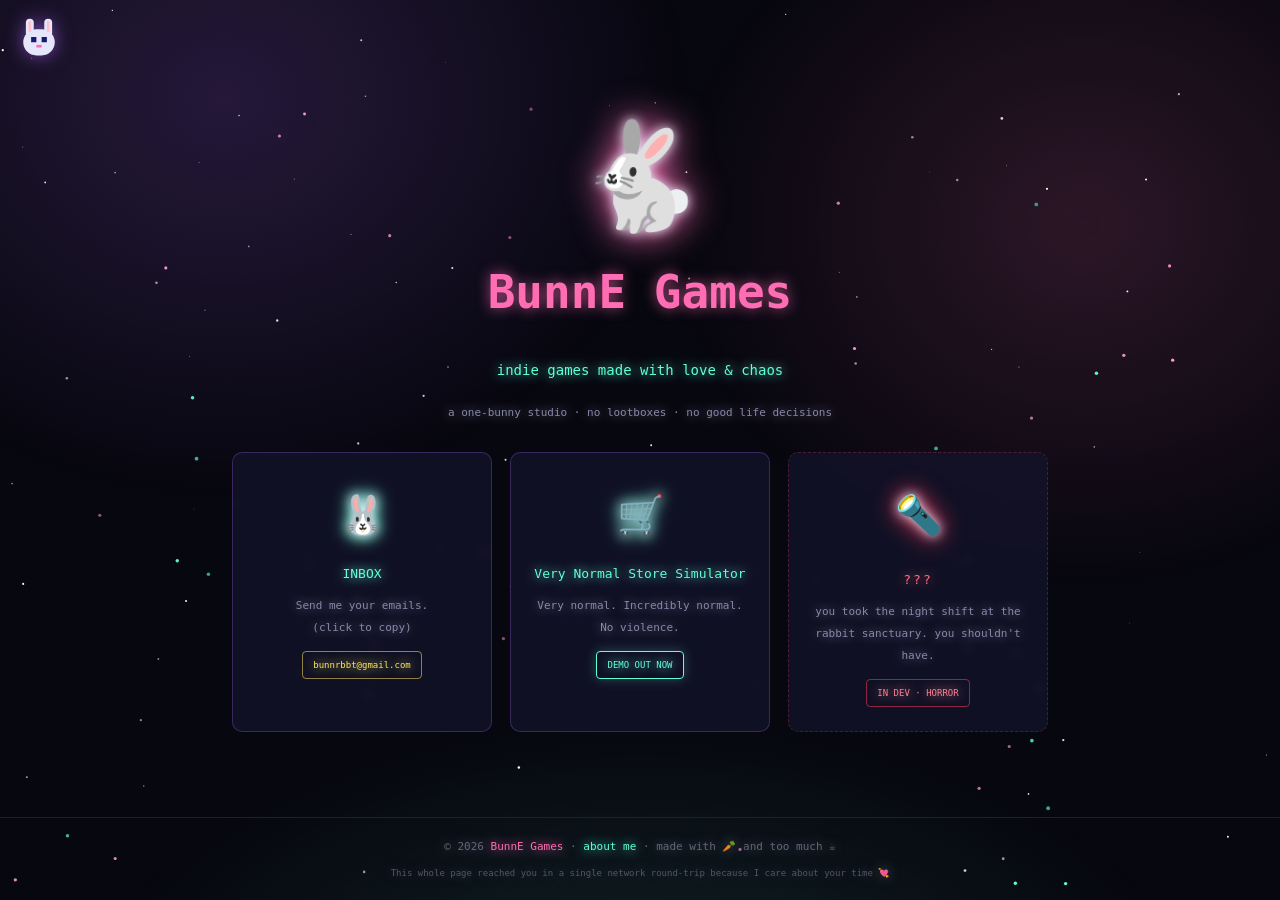
<file: index.html>
<!doctype html><html lang=en><meta charset=utf-8><meta name=viewport content="width=device-width,initial-scale=1"><title>BunnE Games</title><link rel=icon href="data:image/svg+xml,<svg xmlns='http://www.w3.org/2000/svg' viewBox='0 0 16 16'><g fill='lavender'><rect x='3' y='1' width='3' height='7' rx='1.5'/><rect x='10' y='1' width='3' height='7' rx='1.5'/><rect x='2' y='5' width='12' height='10' rx='5'/></g><g fill='pink'><rect x='4' y='2' width='1' height='4'/><rect x='11' y='2' width='1' height='4'/></g><g fill='midnightblue'><rect x='5' y='8' width='2' height='2'/><rect x='9' y='8' width='2' height='2'/></g><rect x='7' y='11' width='2' height='1' fill='hotpink'/></svg>"><style>
*{margin:0;padding:0;box-sizing:border-box}
:root{--p:#ff6eb4;--c:#5fffd7;--y:#ffe75f;--u:#b06aff}
body{font:14px/2 monospace;color:#e8e8f8;text-align:center;background:#07070f;overflow-x:hidden;
  min-height:100vh;display:flex;flex-direction:column;align-items:center;text-shadow:0 0 12px currentColor}
.neb{position:fixed;inset:-8%;z-index:-2;pointer-events:none;transition:transform .15s ease-out;
  background:
    radial-gradient(45% 55% at 22% 18%,#b06aff2e,#0000 70%),
    radial-gradient(40% 50% at 80% 30%,#ff6eb426,#0000 70%),
    radial-gradient(55% 45% at 50% 108%,#5fffd71f,#0000 70%)}
#sky{position:fixed;inset:0;z-index:-1;pointer-events:none}
.logo{position:fixed;top:16px;left:18px;z-index:9;line-height:0;filter:drop-shadow(0 0 9px #b06aff99);transition:transform .2s}
.logo:hover{transform:scale(1.1) rotate(-5deg)}
.logo svg{width:42px;height:42px;display:block}
main{flex:1;width:100%;display:flex;flex-direction:column;justify-content:center;align-items:center;gap:18px;max-width:860px;padding:64px 22px 26px}
.b{font-size:clamp(56px,11vw,104px);cursor:pointer;line-height:1;filter:drop-shadow(0 0 18px var(--p));animation:hop 1.6s ease-in-out infinite}
@keyframes hop{0%,100%{transform:translateY(0) rotate(-3deg)}50%{transform:translateY(-16px) rotate(3deg)}}
@keyframes spin{to{transform:rotate(360deg) scale(1.12)}}
.title{font-size:clamp(22px,6vw,46px);color:var(--p);
  background:linear-gradient(105deg,var(--p) 0 42%,#fff 50%,var(--p) 58% 100%);
  background-size:280% 100%;background-position:100% 0;
  -webkit-background-clip:text;background-clip:text;-webkit-text-fill-color:transparent;
  text-shadow:0 0 14px #ff6eb4aa;transition:transform .25s ease}
.title:hover{transform:scale(1.04);animation:shine .85s ease}
@keyframes shine{from{background-position:100% 0}to{background-position:-60% 0}}
.t{color:var(--c);font-size:clamp(10px,2.5vw,14px)}
.d{color:#8888aa;font-size:11px;max-width:540px;margin:0 auto}
.g{display:grid;grid-template-columns:repeat(auto-fit,minmax(210px,1fr));gap:18px;width:100%;margin-top:10px}
.card{position:relative;background:#13132acc;border:1px solid #b06aff44;border-radius:10px;padding:24px 18px;
  text-decoration:none;color:inherit;display:block;backdrop-filter:blur(4px);
  transition:transform .15s ease,box-shadow .3s,border-color .3s}
.card:hover{transform:translateY(-6px);border-color:var(--u);box-shadow:0 12px 34px #00000066,0 0 24px #b06aff44}
.i{font-size:38px;display:block;margin-bottom:6px;filter:drop-shadow(0 0 8px var(--c))}
.n{color:var(--c);margin:8px 0;font-size:13px}
.bg{display:inline-block;margin-top:12px;padding:4px 10px;font-size:9px;border:1px solid #ffe75f88;color:var(--y);border-radius:4px}
.bg.live{border-color:var(--c);color:var(--c);box-shadow:0 0 12px #5fffd744}
.mystery{display:flex;flex-direction:column;align-items:center;justify-content:center;border-style:dashed;border-color:#ff3b5c44;cursor:default}
.mystery:hover{transform:translateY(-6px);border-color:#ff3b5c;box-shadow:0 12px 34px #00000066,0 0 24px #ff3b5c33}
.mystery .i{filter:drop-shadow(0 0 12px #ff3b5c)}
.mystery:hover .i{animation:flick 4s infinite}
.mystery .n{color:#ff6b81;letter-spacing:2px}
.mystery .bg{border-color:#ff3b5c88;color:#ff8095}
@keyframes flick{0%,100%{opacity:1}48%{opacity:.45}50%{opacity:.9}52%{opacity:.35}54%{opacity:.85}}
footer{width:100%;text-align:center;padding:18px;font-size:11px;color:#667;border-top:1px solid #1e1e3a}
footer b{color:var(--p);font-weight:400}
footer a{color:var(--c);text-decoration:none}
#toast{position:fixed;left:50%;bottom:34px;transform:translate(-50%,18px);z-index:20;opacity:0;pointer-events:none;
  background:#13132a;border:1px solid var(--c);color:var(--c);padding:11px 20px;border-radius:6px;font-size:11px;
  box-shadow:0 0 22px #5fffd744;transition:.25s}
#toast.on{opacity:1;transform:translate(-50%,0)}
.spark{position:fixed;width:6px;height:6px;border-radius:50%;background:var(--c);box-shadow:0 0 8px var(--c);pointer-events:none;z-index:30;animation:spark .7s ease-out forwards}
@keyframes spark{to{transform:translate(var(--dx),var(--dy)) scale(0);opacity:0}}
@media(prefers-reduced-motion:reduce){*{animation:none!important}}
</style>
<body>
<canvas id=sky></canvas>
<div class=neb></div>
<a class=logo href="#" aria-label="BunnE Games — home"><svg viewBox="0 0 16 16"><g fill="lavender"><rect x="3" y="1" width="3" height="7" rx="1.5"/><rect x="10" y="1" width="3" height="7" rx="1.5"/><rect x="2" y="5" width="12" height="10" rx="5"/></g><g fill="pink"><rect x="4" y="2" width="1" height="4"/><rect x="11" y="2" width="1" height="4"/></g><g fill="midnightblue"><rect x="5" y="8" width="2" height="2"/><rect x="9" y="8" width="2" height="2"/></g><rect x="7" y="11" width="2" height="1" fill="hotpink"/></svg></a>

<main>
  <div class=b id=bun>🐇</div>
  <h1 class=title>BunnE Games</h1>
  <p class=t>indie games made with love &amp; chaos</p>
  <p class=d>a one-bunny studio · no lootboxes · no good life decisions</p>
  <div class=g>
    <a class=card id=inbox href="mailto:bunnrbbt@gmail.com">
      <div class=i>🐰</div><div class=n>INBOX</div>
      <div class=d>Send me your emails.<br>(click to copy)</div>
      <div class=bg>bunnrbbt@gmail.com</div>
    </a>
    <a class=card href="https://bunnrbbt.itch.io/very-normal-store-simulator-demo" target=_blank rel=noopener>
      <div class=i>🛒</div><div class=n>Very Normal Store Simulator</div>
      <div class=d>Very normal. Incredibly normal.<br>No violence.</div>
      <div class="bg live">DEMO OUT NOW</div>
    </a>
    <div class="card mystery">
      <div class=i>🔦</div><div class=n>???</div>
      <div class=d>you took the night shift at the<br>rabbit sanctuary. you shouldn't have.</div>
      <div class=bg>IN DEV · HORROR</div>
    </div>
  </div>
</main>

<footer><p>© 2026 <b>BunnE Games</b> · <a href=about.html>about me</a> · made with 🥕 and too much ☕</p><p style=margin-top:6px;font-size:9px;color:#556>This whole page reached you in a single network round-trip because I care about your time 💘 </p></footer>
<div id=toast>📋 email copied!</div>

<script>
const cv=document.getElementById('sky'),ctx=cv.getContext('2d'),neb=document.querySelector('.neb');
let W,H,stars;
function resize(){W=cv.width=innerWidth;H=cv.height=innerHeight;
  const n=Math.min(200,(W*H/9000)|0);
  stars=Array.from({length:n},()=>({x:Math.random()*W,y:Math.random()*H,z:Math.random(),p:Math.random()*6.28}));}
addEventListener('resize',resize);resize();
let t=0;(function loop(){t+=.016;ctx.clearRect(0,0,W,H);
  const mx=Math.sin(t*.05),my=Math.cos(t*.04);
  neb.style.transform='translate('+(mx*-18)+'px,'+(my*-18)+'px)';
  for(const s of stars){const tw=.35+.65*Math.abs(Math.sin(s.p+t*(.4+s.z)));
    const px=s.x+mx*42*s.z,py=s.y+my*42*s.z,r=s.z*1.6+.3;
    ctx.globalAlpha=tw;ctx.fillStyle=s.z>.86?'#5fffd7':(s.z>.7?'#ff9ed6':'#fff');
    ctx.beginPath();ctx.arc(px,py,r,0,6.29);ctx.fill();}
  requestAnimationFrame(loop);})();

const bun=document.getElementById('bun');
bun.addEventListener('click',()=>{bun.style.animation='none';bun.offsetHeight;bun.style.animation='spin .6s ease-in-out';});
bun.addEventListener('animationend',()=>{bun.style.animation='';});

const inbox=document.getElementById('inbox'),toast=document.getElementById('toast');let tt;
inbox.addEventListener('click',e=>{e.preventDefault();
  (navigator.clipboard?navigator.clipboard.writeText('bunnrbbt@gmail.com'):Promise.resolve()).finally(()=>{
    toast.classList.add('on');clearTimeout(tt);tt=setTimeout(()=>toast.classList.remove('on'),1800);});
  for(let k=0;k<16;k++){const d=document.createElement('div');d.className='spark';
    d.style.left=e.clientX+'px';d.style.top=e.clientY+'px';
    const a=Math.random()*6.28,v=28+Math.random()*46;
    d.style.setProperty('--dx',Math.cos(a)*v+'px');d.style.setProperty('--dy',Math.sin(a)*v+'px');
    if(k%2){d.style.background='#ff6eb4';d.style.boxShadow='0 0 8px #ff6eb4';}
    document.body.appendChild(d);setTimeout(()=>d.remove(),700);}});
</script>
</html>
</file>
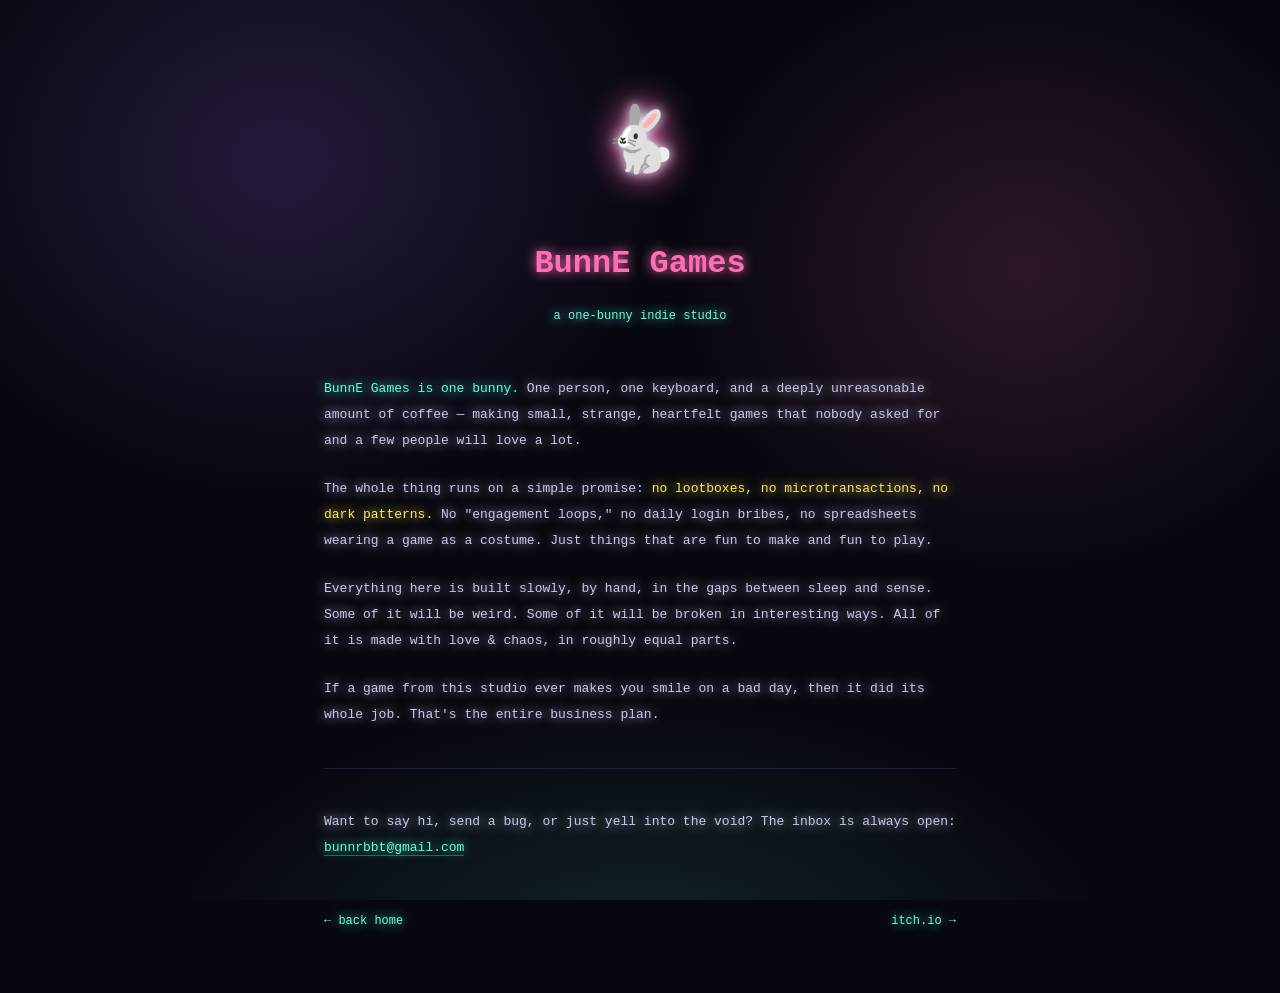
<file: about.html>
<!doctype html>
<html lang=en>
<head>
<meta charset=utf-8>
<meta name=viewport content="width=device-width,initial-scale=1">
<title>About · BunnE Games</title>
<link rel=icon href="data:image/svg+xml,<svg xmlns='http://www.w3.org/2000/svg' viewBox='0 0 16 16'><g fill='lavender'><rect x='3' y='1' width='3' height='7' rx='1.5'/><rect x='10' y='1' width='3' height='7' rx='1.5'/><rect x='2' y='5' width='12' height='10' rx='5'/></g><g fill='pink'><rect x='4' y='2' width='1' height='4'/><rect x='11' y='2' width='1' height='4'/></g><g fill='midnightblue'><rect x='5' y='8' width='2' height='2'/><rect x='9' y='8' width='2' height='2'/></g><rect x='7' y='11' width='2' height='1' fill='hotpink'/></svg>">
<style>
:root{--p:#ff6eb4;--c:#5fffd7;--y:#ffe75f}
*{margin:0;padding:0;box-sizing:border-box}
body{
  font:14px/2 monospace;color:#e8e8f8;min-height:100vh;
  background:
    radial-gradient(45% 55% at 22% 18%,#b06aff2e,#0000 70%),
    radial-gradient(40% 50% at 80% 30%,#ff6eb426,#0000 70%),
    radial-gradient(55% 45% at 50% 108%,#5fffd71f,#0000 70%),#07070f;
  background-attachment:fixed;
  text-shadow:0 0 12px currentColor;
}
main{max-width:680px;margin:auto;padding:80px 24px 60px}
.b{font-size:64px;text-align:center;display:block;filter:drop-shadow(0 0 16px var(--p));margin-bottom:24px}
h1{font-size:clamp(20px,5vw,32px);color:var(--p);text-align:center;margin-bottom:8px}
.sub{color:var(--c);font-size:12px;text-align:center;margin-bottom:48px}
p{color:#c8c8e8;font-size:13px;margin:0 0 22px}
p b{color:var(--c);font-weight:400}
.no{color:var(--y)}
hr{border:0;border-top:1px solid #1e1e3a;margin:40px 0}
a{color:var(--c);text-decoration:none;border-bottom:1px solid #5fffd755}
a:hover{color:var(--p);border-color:var(--p)}
.nav{display:flex;justify-content:space-between;font-size:12px;margin-top:48px}
.nav a{border:0}
</style>
</head>
<body>
<main>
<span class=b>🐇</span>
<h1>BunnE Games</h1>
<p class=sub>a one-bunny indie studio</p>

<p><b>BunnE Games is one bunny.</b> One person, one keyboard, and a deeply
unreasonable amount of coffee — making small, strange, heartfelt games that
nobody asked for and a few people will love a lot.</p>

<p>The whole thing runs on a simple promise: <span class=no>no lootboxes, no
microtransactions, no dark patterns.</span> No "engagement loops," no daily
login bribes, no spreadsheets wearing a game as a costume. Just things that are
fun to make and fun to play.</p>

<p>Everything here is built slowly, by hand, in the gaps between sleep and
sense. Some of it will be weird. Some of it will be broken in interesting ways.
All of it is made with love &amp; chaos, in roughly equal parts.</p>

<p>If a game from this studio ever makes you smile on a bad day, then it did
its whole job. That's the entire business plan.</p>

<hr>

<p>Want to say hi, send a bug, or just yell into the void?
The inbox is always open: <a href="mailto:bunnrbbt@gmail.com">bunnrbbt@gmail.com</a></p>

<div class=nav>
<a href="index.html">← back home</a>
<a href="https://bunnrbbt.itch.io/very-normal-store-simulator-demo" target=_blank rel=noopener>itch.io →</a>
</div>
</main>
</body>
</html>
</file>
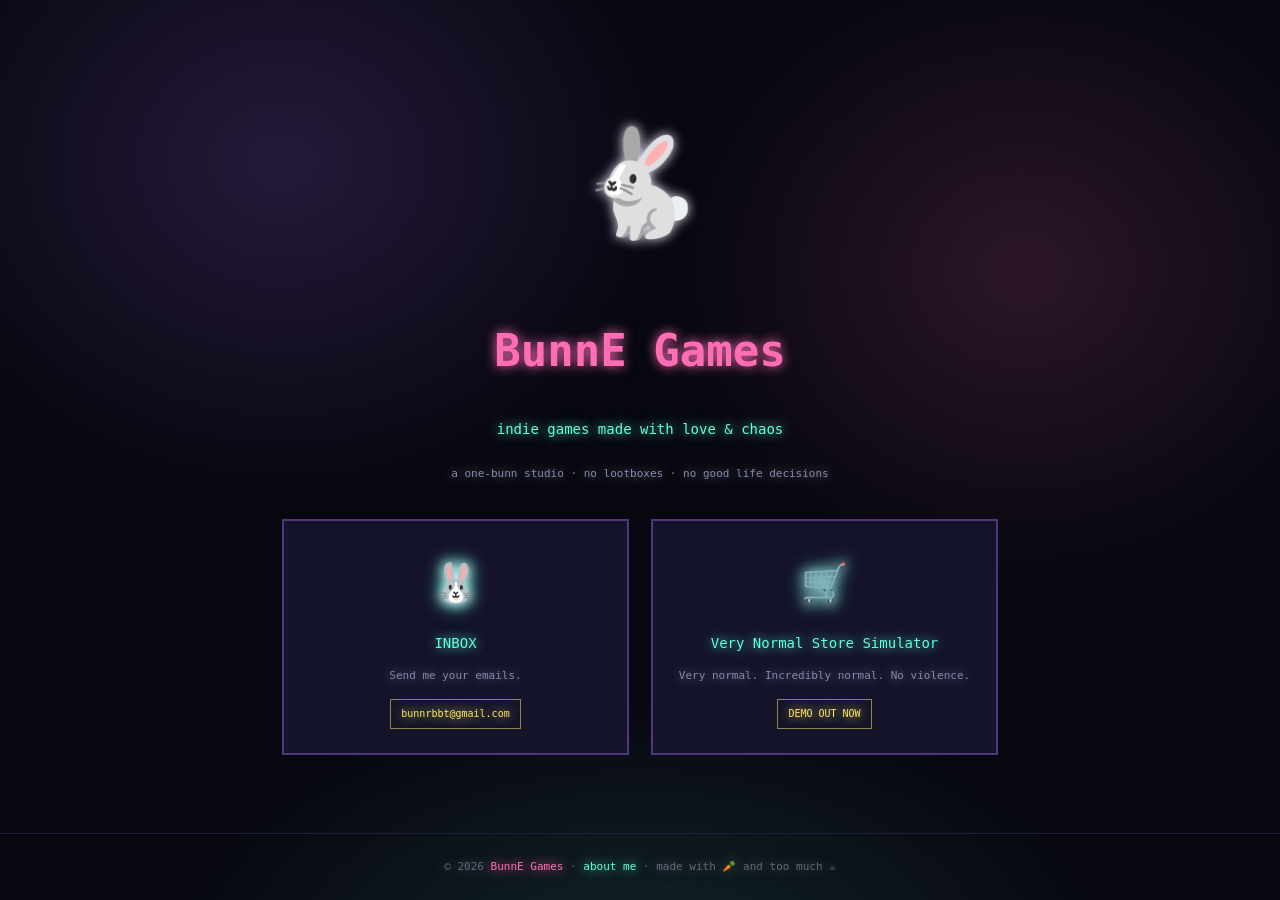
<file: minimal.html>
<!doctype html><html lang=en><meta charset=utf-8><meta name=viewport content="width=device-width,initial-scale=1"><title>BunnE Games</title><link rel=icon href="data:image/svg+xml,<svg xmlns='http://www.w3.org/2000/svg' viewBox='0 0 16 16'><g fill='lavender'><rect x='3' y='1' width='3' height='7' rx='1.5'/><rect x='10' y='1' width='3' height='7' rx='1.5'/><rect x='2' y='5' width='12' height='10' rx='5'/></g><g fill='pink'><rect x='4' y='2' width='1' height='4'/><rect x='11' y='2' width='1' height='4'/></g><g fill='midnightblue'><rect x='5' y='8' width='2' height='2'/><rect x='9' y='8' width='2' height='2'/></g><rect x='7' y='11' width='2' height='1' fill='hotpink'/></svg>"><style>
*{margin:0;padding:0;box-sizing:border-box}
:root{--p:#ff6eb4;--c:#5fffd7;--y:#ffe75f}
body{font:14px/2 monospace;color:#e8e8f8;text-align:center;min-height:100vh;display:flex;flex-direction:column;align-items:center;
background:
radial-gradient(45% 55% at 22% 18%,#b06aff2e,#0000 70%),
radial-gradient(40% 50% at 80% 30%,#ff6eb426,#0000 70%),
radial-gradient(55% 45% at 50% 108%,#5fffd71f,#0000 70%),#07070f;
background-attachment:fixed;
text-shadow:0 0 12px currentColor}
main{flex:1;width:100%;display:flex;flex-direction:column;justify-content:center;gap:20px;max-width:760px;padding:40px 22px}
.b{font-size:clamp(56px,11vw,104px);animation:h 1.6s ease-in-out infinite}
@keyframes h{50%{transform:translateY(-16px) rotate(3deg)}}
h1{font-size:clamp(22px,6vw,44px);color:var(--p)}
.t{color:var(--c);font-size:clamp(10px,2.5vw,14px)}
.d{color:#8888aa;font-size:11px;max-width:540px;margin:0 auto}
.g{display:grid;grid-template-columns:repeat(auto-fit,minmax(220px,1fr));gap:22px;width:100%;margin-top:14px}
.card{background:#13132a;border:2px solid #b06aff66;padding:24px 18px;text-decoration:none;color:inherit;display:block}
.card:hover{border-color:#b06aff}
.i{font-size:38px;filter:drop-shadow(0 0 8px var(--c))}
.n{color:var(--c);margin:8px 0;font-size:14px}
.bg{display:inline-block;margin-top:12px;padding:4px 10px;font-size:10px;border:1px solid #ffe75f88;color:var(--y)}
footer{width:100%;text-align:center;padding:22px;font-size:11px;color:#667;border-top:1px solid #1e1e3a}
footer b{color:var(--p);font-weight:400}
footer a{color:var(--c);text-decoration:none}
</style>
<body>
<main>
<div class=b>🐇</div>
<h1>BunnE Games</h1>
<p class=t>indie games made with love &amp; chaos</p>
<p class=d>a one-bunn studio · no lootboxes · no good life decisions</p>
<div class=g>
<a class=card href="mailto:bunnrbbt@gmail.com">
<div class=i>🐰</div><div class=n>INBOX</div>
<div class=d>Send me your emails.</div>
<div class=bg>bunnrbbt@gmail.com</div>
</a>
<a class=card href="https://bunnrbbt.itch.io/very-normal-store-simulator-demo" target=_blank rel=noopener>
<div class=i>🛒</div><div class=n>Very Normal Store Simulator</div>
<div class=d>Very normal. Incredibly normal. No violence.</div>
<div class=bg>DEMO OUT NOW</div>
</a>
</div>
</main>
<footer><p>© 2026 <b>BunnE Games</b> · <a href=about.html>about me</a> · made with 🥕 and too much ☕</p></footer>
</html>
</file>
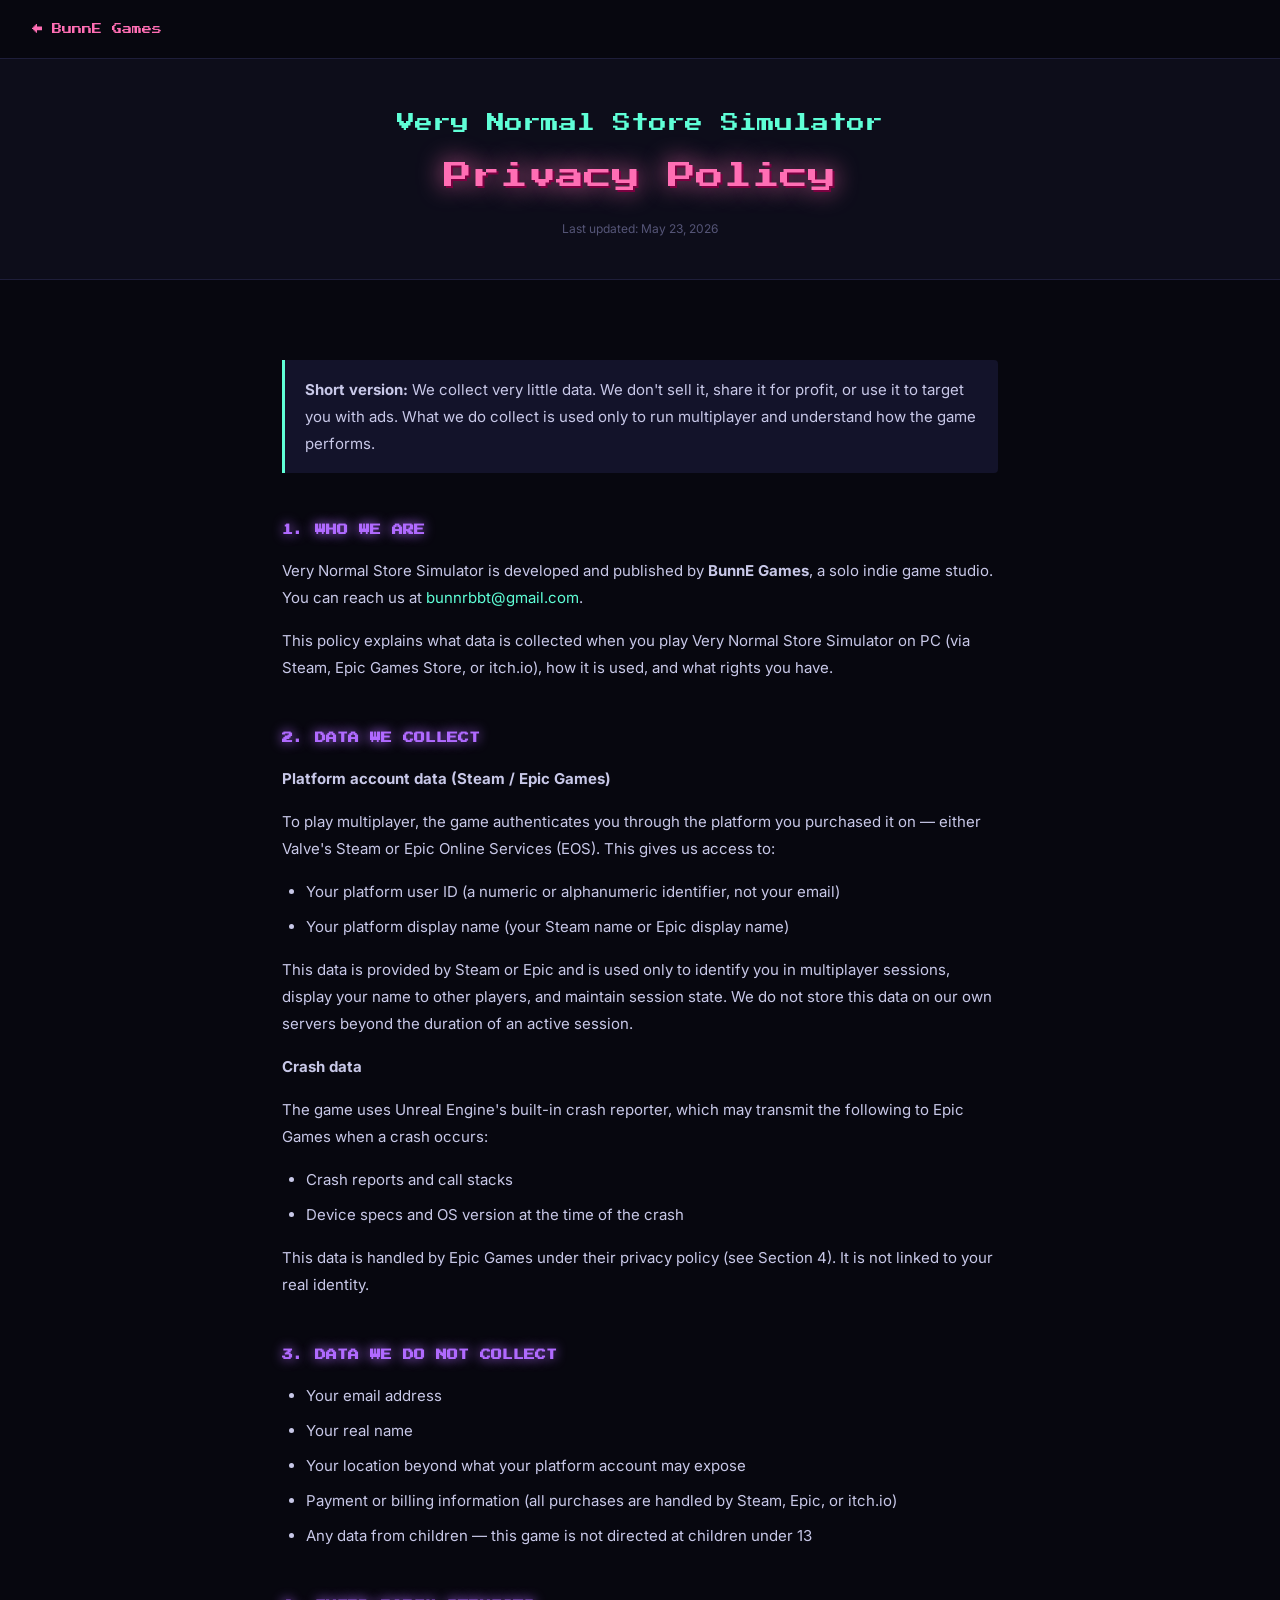
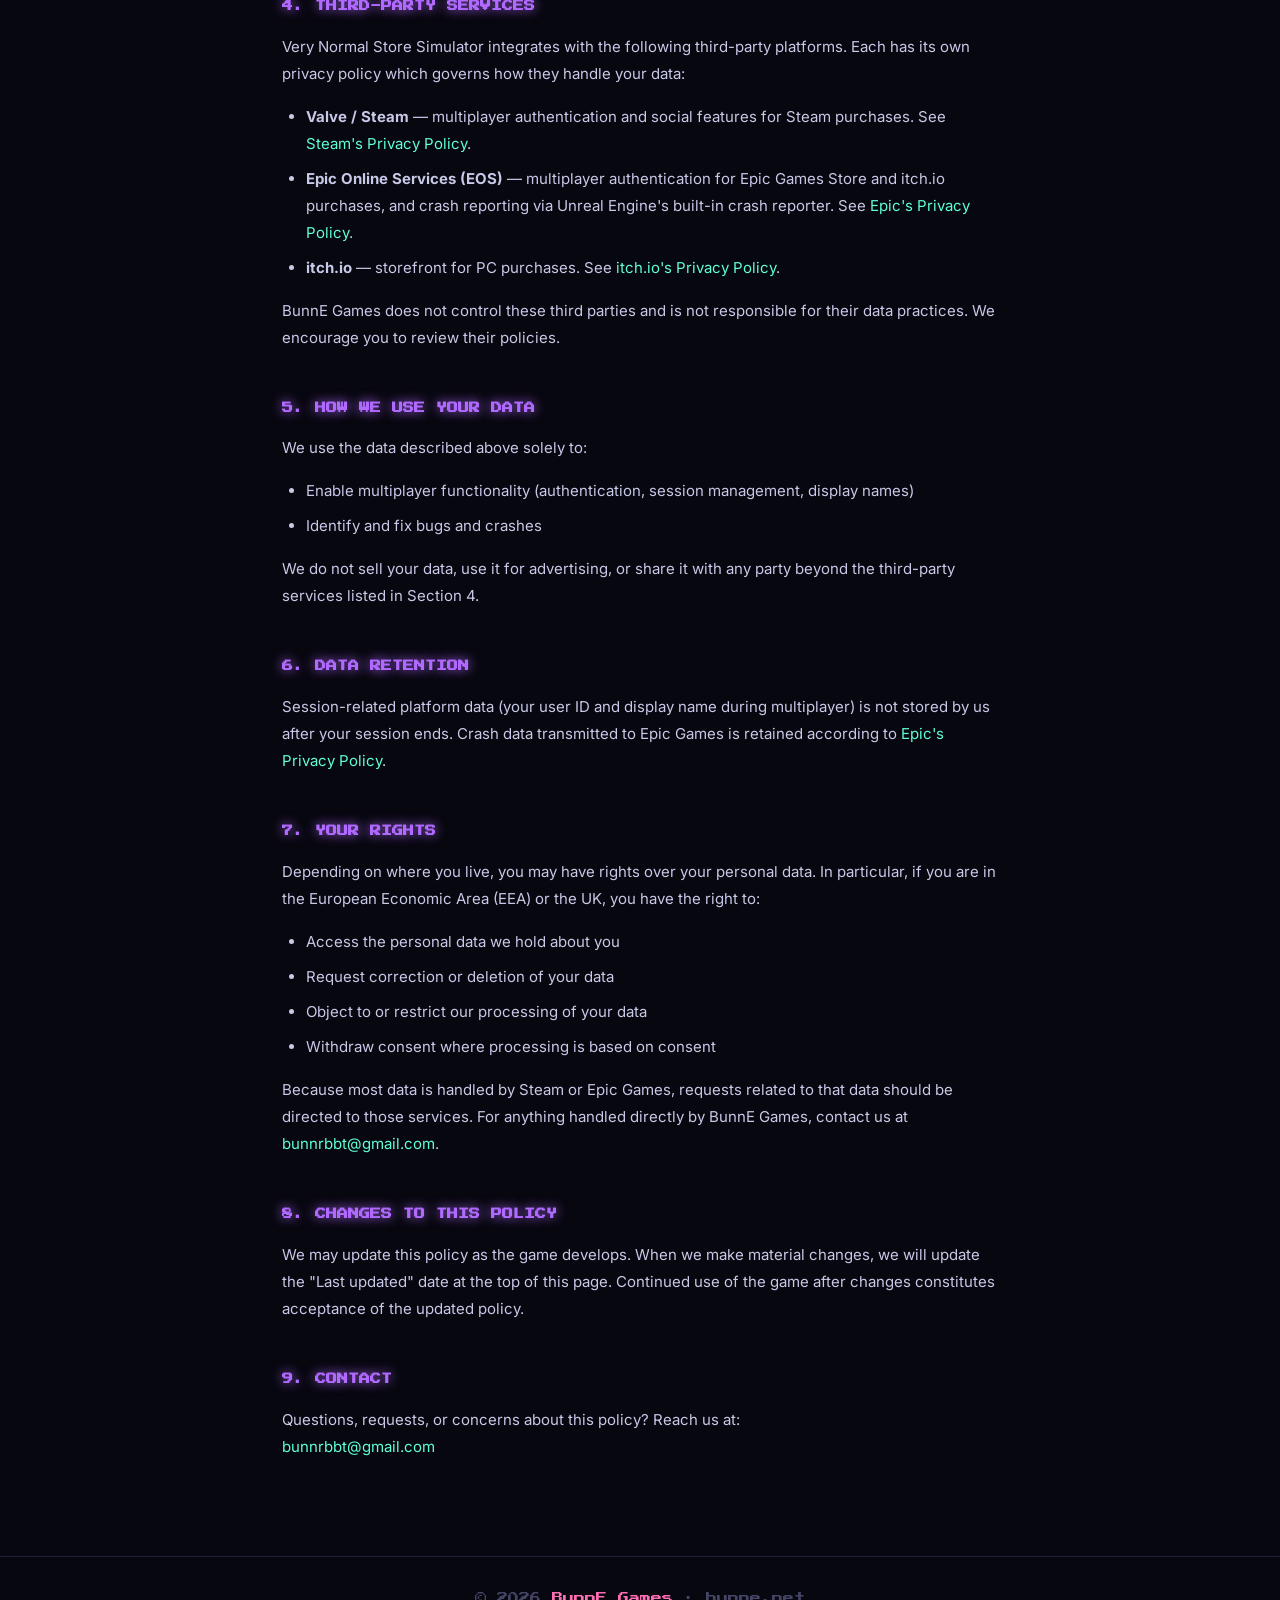
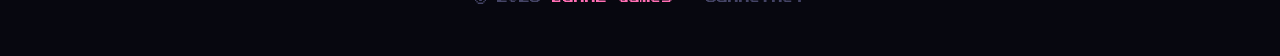
<file: vnss/privacy.html>
<!DOCTYPE html>
<html lang="en">
<head>
  <meta charset="UTF-8" />
  <meta name="viewport" content="width=device-width, initial-scale=1.0" />
  <title>Privacy Policy — Very Normal Store Simulator</title>
  <link rel="preconnect" href="https://fonts.googleapis.com" />
  <link rel="preconnect" href="https://fonts.gstatic.com" crossorigin />
  <link href="https://fonts.googleapis.com/css2?family=Press+Start+2P&family=Inter:wght@400;600&display=swap" rel="stylesheet" />
  <style>
    :root {
      --pink:   #ff6eb4;
      --purple: #b06aff;
      --cyan:   #5fffd7;
      --yellow: #ffe75f;
      --darker: #07070f;
      --dark:   #0d0d1a;
      --card:   #13132a;
    }

    * { box-sizing: border-box; margin: 0; padding: 0; }

    body {
      background: var(--darker);
      color: #c8c8e8;
      font-family: 'Inter', system-ui, sans-serif;
      font-size: 15px;
      line-height: 1.8;
    }

    a { color: var(--cyan); text-decoration: none; }
    a:hover { text-decoration: underline; }

    /* ── nav ─────────────────────────────────────────── */
    nav {
      padding: 20px 32px;
      border-bottom: 1px solid #1e1e3a;
      font-family: 'Press Start 2P', monospace;
      font-size: 10px;
    }
    nav a { color: var(--pink); }

    /* ── hero ─────────────────────────────────────────── */
    .page-header {
      background: var(--dark);
      border-bottom: 1px solid #1e1e3a;
      padding: 48px 32px 40px;
      text-align: center;
    }
    .game-title {
      font-family: 'Press Start 2P', monospace;
      font-size: clamp(11px, 2.5vw, 18px);
      color: var(--cyan);
      margin-bottom: 12px;
    }
    .page-title {
      font-family: 'Press Start 2P', monospace;
      font-size: clamp(16px, 4vw, 28px);
      color: var(--pink);
      text-shadow: 2px 2px 0 #7a0040, 0 0 24px var(--pink);
      margin-bottom: 16px;
    }
    .last-updated {
      font-size: 12px;
      color: #555577;
    }

    /* ── content ─────────────────────────────────────── */
    .content {
      max-width: 780px;
      margin: 0 auto;
      padding: 56px 32px 80px;
    }

    h2 {
      font-family: 'Press Start 2P', monospace;
      font-size: 11px;
      color: var(--purple);
      text-shadow: 0 0 12px var(--purple);
      margin: 48px 0 16px;
    }
    h2:first-child { margin-top: 0; }

    p { margin-bottom: 16px; }

    ul {
      margin: 0 0 16px 24px;
    }
    ul li { margin-bottom: 8px; }

    .highlight {
      background: var(--card);
      border-left: 3px solid var(--cyan);
      padding: 16px 20px;
      margin: 24px 0;
      border-radius: 0 4px 4px 0;
    }
    .highlight p { margin-bottom: 0; }

    /* ── footer ─────────────────────────────────────── */
    footer {
      text-align: center;
      padding: 32px;
      font-size: 11px;
      color: #444466;
      border-top: 1px solid #1e1e3a;
      font-family: 'Press Start 2P', monospace;
    }
    footer a { color: var(--pink); }
  </style>
</head>
<body>

  <nav>
    <a href="/">← BunnE Games</a>
  </nav>

  <div class="page-header">
    <div class="game-title">Very Normal Store Simulator</div>
    <div class="page-title">Privacy Policy</div>
    <div class="last-updated">Last updated: May 23, 2026</div>
  </div>

  <div class="content">

    <div class="highlight">
      <p><strong>Short version:</strong> We collect very little data. We don't sell it, share it for profit, or use it to target you with ads. What we do collect is used only to run multiplayer and understand how the game performs.</p>
    </div>

    <h2>1. WHO WE ARE</h2>
    <p>
      Very Normal Store Simulator is developed and published by <strong>BunnE Games</strong>,
      a solo indie game studio. You can reach us at
      <a href="mailto:bunnrbbt@gmail.com">bunnrbbt@gmail.com</a>.
    </p>
    <p>
      This policy explains what data is collected when you play Very Normal Store Simulator
      on PC (via Steam, Epic Games Store, or itch.io), how it is used, and what rights you have.
    </p>

    <h2>2. DATA WE COLLECT</h2>

    <p><strong>Platform account data (Steam / Epic Games)</strong></p>
    <p>
      To play multiplayer, the game authenticates you through the platform you purchased it on —
      either Valve's Steam or Epic Online Services (EOS). This gives us access to:
    </p>
    <ul>
      <li>Your platform user ID (a numeric or alphanumeric identifier, not your email)</li>
      <li>Your platform display name (your Steam name or Epic display name)</li>
    </ul>
    <p>
      This data is provided by Steam or Epic and is used only to identify you in multiplayer
      sessions, display your name to other players, and maintain session state. We do not
      store this data on our own servers beyond the duration of an active session.
    </p>

    <p><strong>Crash data</strong></p>
    <p>
      The game uses Unreal Engine's built-in crash reporter, which may transmit the following
      to Epic Games when a crash occurs:
    </p>
    <ul>
      <li>Crash reports and call stacks</li>
      <li>Device specs and OS version at the time of the crash</li>
    </ul>
    <p>
      This data is handled by Epic Games under their privacy policy (see Section 4).
      It is not linked to your real identity.
    </p>

    <h2>3. DATA WE DO NOT COLLECT</h2>
    <ul>
      <li>Your email address</li>
      <li>Your real name</li>
      <li>Your location beyond what your platform account may expose</li>
      <li>Payment or billing information (all purchases are handled by Steam, Epic, or itch.io)</li>
      <li>Any data from children — this game is not directed at children under 13</li>
    </ul>

    <h2>4. THIRD-PARTY SERVICES</h2>
    <p>
      Very Normal Store Simulator integrates with the following third-party platforms.
      Each has its own privacy policy which governs how they handle your data:
    </p>
    <ul>
      <li>
        <strong>Valve / Steam</strong> — multiplayer authentication and social features for
        Steam purchases. See <a href="https://store.steampowered.com/privacy_agreement/" target="_blank" rel="noopener">Steam's Privacy Policy</a>.
      </li>
      <li>
        <strong>Epic Online Services (EOS)</strong> — multiplayer authentication for Epic Games
        Store and itch.io purchases, and crash reporting via Unreal Engine's built-in crash
        reporter. See <a href="https://www.epicgames.com/site/en-US/privacypolicy" target="_blank" rel="noopener">Epic's Privacy Policy</a>.
      </li>
      <li>
        <strong>itch.io</strong> — storefront for PC purchases. See <a href="https://itch.io/docs/legal/privacy-policy" target="_blank" rel="noopener">itch.io's Privacy Policy</a>.
      </li>
    </ul>
    <p>
      BunnE Games does not control these third parties and is not responsible for their
      data practices. We encourage you to review their policies.
    </p>

    <h2>5. HOW WE USE YOUR DATA</h2>
    <p>We use the data described above solely to:</p>
    <ul>
      <li>Enable multiplayer functionality (authentication, session management, display names)</li>
      <li>Identify and fix bugs and crashes</li>
    </ul>
    <p>
      We do not sell your data, use it for advertising, or share it with any party
      beyond the third-party services listed in Section 4.
    </p>

    <h2>6. DATA RETENTION</h2>
    <p>
      Session-related platform data (your user ID and display name during multiplayer)
      is not stored by us after your session ends.
      Crash data transmitted to Epic Games is retained according to
      <a href="https://www.epicgames.com/site/en-US/privacypolicy" target="_blank" rel="noopener">Epic's Privacy Policy</a>.
    </p>

    <h2>7. YOUR RIGHTS</h2>
    <p>
      Depending on where you live, you may have rights over your personal data.
      In particular, if you are in the European Economic Area (EEA) or the UK,
      you have the right to:
    </p>
    <ul>
      <li>Access the personal data we hold about you</li>
      <li>Request correction or deletion of your data</li>
      <li>Object to or restrict our processing of your data</li>
      <li>Withdraw consent where processing is based on consent</li>
    </ul>
    <p>
      Because most data is handled by Steam or Epic Games,
      requests related to that data should be directed to those services.
      For anything handled directly by BunnE Games, contact us at
      <a href="mailto:bunnrbbt@gmail.com">bunnrbbt@gmail.com</a>.
    </p>

    <h2>8. CHANGES TO THIS POLICY</h2>
    <p>
      We may update this policy as the game develops. When we make material changes, we will update the
      "Last updated" date at the top of this page. Continued use of the game after
      changes constitutes acceptance of the updated policy.
    </p>

    <h2>9. CONTACT</h2>
    <p>
      Questions, requests, or concerns about this policy? Reach us at:<br />
      <a href="mailto:bunnrbbt@gmail.com">bunnrbbt@gmail.com</a>
    </p>

  </div>

  <footer>
    <p>© 2026 <a href="/">BunnE Games</a> · bunne.net</p>
  </footer>

</body>
</html>
</file>
